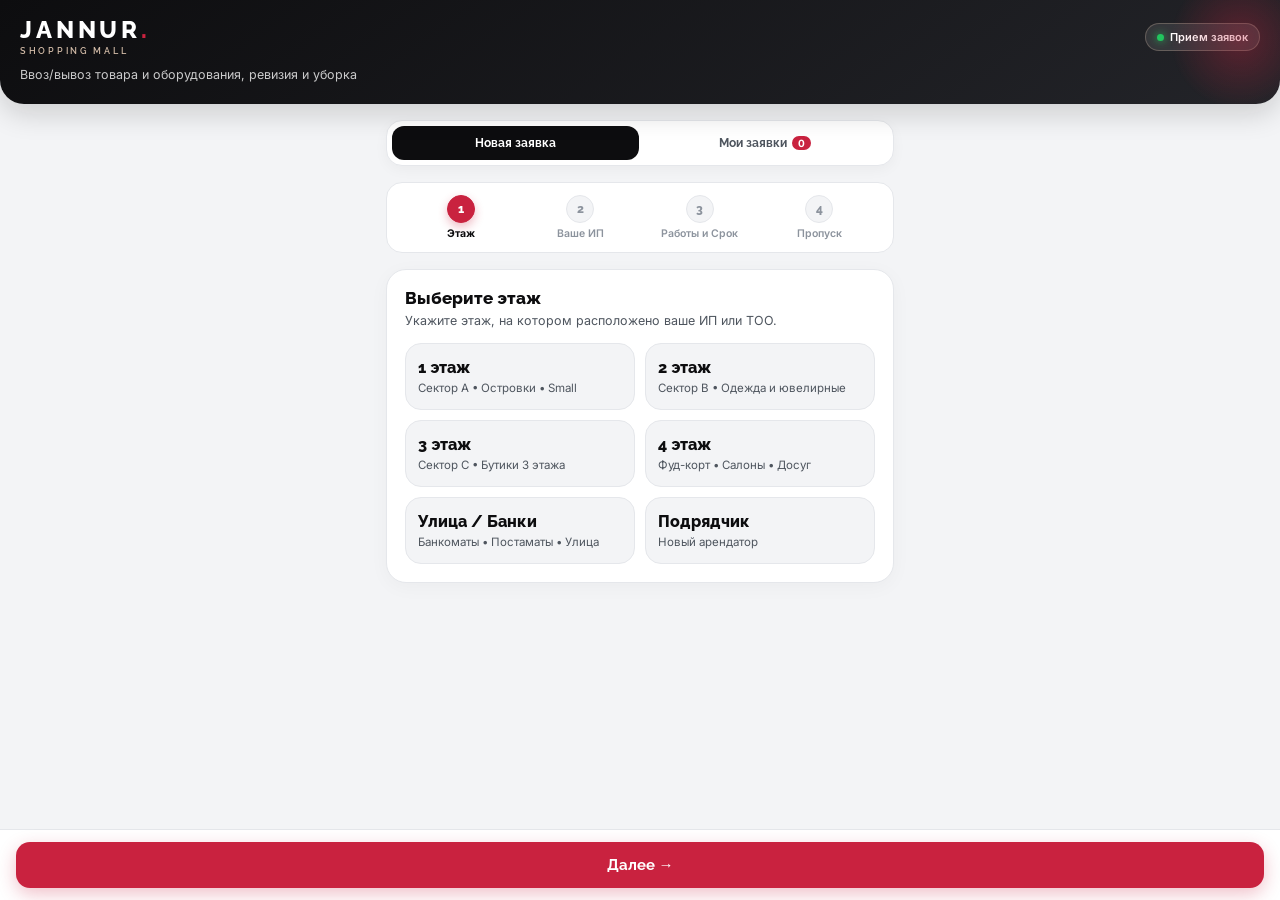
<file: index (1).html>
<!DOCTYPE html>
<html lang="ru">
<head>
  <meta charset="UTF-8">
  <meta name="viewport" content="width=device-width, initial-scale=1.0, maximum-scale=1.0, user-scalable=no">
  <title>JANNUR Shopping Mall — Заявки арендаторов</title>
  <script src="https://telegram.org/js/telegram-web-app.js"></script>
  <link rel="preconnect" href="https://fonts.googleapis.com">
  <link rel="preconnect" href="https://fonts.gstatic.com" crossorigin>
  <link href="https://fonts.googleapis.com/css2?family=Inter:wght@400;500;600;700&family=Raleway:wght@600;700;800&display=swap" rel="stylesheet">
  <style>
    :root {
      --red: #C9223F;
      --red-hover: #A91B34;
      --red-soft: rgba(201, 34, 63, 0.08);
      --black: #0D0D0F;
      --charcoal: #222326;
      --graphite: #4E555E;
      --muted: #8C939D;
      --nude: #D1BAA6;
      --nude-bg: #F6F1EC;
      --surface: #FFFFFF;
      --bg: #F3F4F6;
      --border: #E5E7EB;
      --green: #15803D;
      --green-bg: #DCFCE7;
      --amber: #B45309;
      --amber-bg: #FEF3C7;
    }

    * { box-sizing: border-box; -webkit-tap-highlight-color: transparent; }

    body {
      font-family: 'Inter', -apple-system, BlinkMacSystemFont, sans-serif;
      background: var(--bg);
      color: var(--charcoal);
      margin: 0;
      padding: 0 0 96px;
      overflow-x: hidden;
    }

    /* === ХЕДЕР JANNUR === */
    .hero-header {
      background: linear-gradient(145deg, #0D0D0F 0%, #232429 100%);
      color: #FFFFFF;
      padding: 18px 20px 20px;
      border-bottom-left-radius: 24px;
      border-bottom-right-radius: 24px;
      box-shadow: 0 10px 28px rgba(13, 13, 15, 0.16);
      position: relative;
      overflow: hidden;
    }
    .hero-header::after {
      content: "";
      position: absolute;
      right: -30px; top: -30px;
      width: 140px; height: 140px;
      border-radius: 50%;
      background: radial-gradient(circle, rgba(201,34,63,0.35) 0%, rgba(201,34,63,0) 70%);
      pointer-events: none;
    }
    .hero-top {
      display: flex;
      justify-content: space-between;
      align-items: center;
      margin-bottom: 10px;
    }
    .brand-lockup { display: flex; flex-direction: column; }
    .brand-title {
      font-family: 'Raleway', sans-serif;
      font-weight: 800;
      font-size: 24px;
      letter-spacing: 0.16em;
      color: #FFFFFF;
      line-height: 1;
    }
    .brand-title span { color: var(--red); }
    .brand-sub {
      font-family: 'Raleway', sans-serif;
      font-weight: 600;
      font-size: 8.5px;
      letter-spacing: 0.32em;
      color: var(--nude);
      margin-top: 4px;
    }
    .live-pill {
      display: inline-flex;
      align-items: center;
      gap: 6px;
      background: rgba(255, 255, 255, 0.1);
      backdrop-filter: blur(8px);
      border: 1px solid rgba(209, 186, 166, 0.3);
      padding: 6px 11px;
      border-radius: 20px;
      font-size: 11px;
      font-weight: 600;
      color: #FFFFFF;
    }
    .live-dot {
      width: 7px; height: 7px;
      border-radius: 50%;
      background: #22C55E;
      box-shadow: 0 0 8px #22C55E;
    }
    .live-dot.warn { background: #F59E0B; box-shadow: 0 0 8px #F59E0B; }
    .hero-subtitle {
      font-size: 12.5px;
      color: rgba(255, 255, 255, 0.78);
      line-height: 1.4;
    }

    .container { padding: 16px; max-width: 540px; margin: 0 auto; }

    /* === НАВИГАЦИЯ === */
    .top-nav {
      display: flex;
      background: var(--surface);
      padding: 5px;
      border-radius: 16px;
      margin-bottom: 16px;
      box-shadow: 0 4px 14px rgba(0,0,0,0.04);
      border: 1px solid var(--border);
      gap: 3px;
      overflow-x: auto;
    }
    .nav-btn {
      flex: 1;
      padding: 10px 5px;
      border: none;
      background: transparent;
      color: var(--graphite);
      font-family: 'Raleway', sans-serif;
      font-weight: 700;
      font-size: 11.5px;
      border-radius: 12px;
      cursor: pointer;
      white-space: nowrap;
      transition: all 0.2s;
    }
    .nav-btn.active {
      background: var(--black);
      color: #FFFFFF;
    }
    .nav-badge {
      background: var(--red);
      color: #fff;
      font-family: 'Inter', sans-serif;
      font-size: 10px;
      padding: 1px 6px;
      border-radius: 10px;
      margin-left: 2px;
    }

    /* === ПРОГРЕСС-БАР ШАГОВ === */
    .stepper {
      display: flex;
      align-items: center;
      justify-content: space-between;
      margin-bottom: 16px;
      background: var(--surface);
      padding: 12px 14px;
      border-radius: 16px;
      border: 1px solid var(--border);
    }
    .step-item {
      display: flex;
      flex-direction: column;
      align-items: center;
      gap: 4px;
      flex: 1;
      cursor: pointer;
    }
    .step-circle {
      width: 28px; height: 28px;
      border-radius: 50%;
      background: var(--bg);
      color: var(--muted);
      font-family: 'Raleway', sans-serif;
      font-weight: 800;
      font-size: 12px;
      display: flex;
      align-items: center;
      justify-content: center;
      border: 1.5px solid var(--border);
      transition: all 0.25s;
    }
    .step-item.active .step-circle {
      background: var(--red);
      color: #fff;
      border-color: var(--red);
      box-shadow: 0 4px 10px rgba(201,34,63,0.3);
    }
    .step-item.done .step-circle {
      background: var(--black);
      color: #fff;
      border-color: var(--black);
    }
    .step-label {
      font-size: 10.5px;
      font-weight: 600;
      color: var(--muted);
    }
    .step-item.active .step-label { color: var(--black); font-weight: 700; }

    /* === КАРТОЧКИ === */
    .card {
      background: var(--surface);
      border-radius: 20px;
      padding: 18px;
      margin-bottom: 14px;
      box-shadow: 0 4px 20px rgba(0, 0, 0, 0.035);
      border: 1px solid var(--border);
      animation: fadeSlide 0.25s ease;
    }
    @keyframes fadeSlide {
      from { opacity: 0; transform: translateY(6px); }
      to { opacity: 1; transform: translateY(0); }
    }
    .card-title {
      font-family: 'Raleway', sans-serif;
      font-weight: 800;
      font-size: 17px;
      color: var(--black);
      margin: 0 0 4px;
    }
    .card-desc {
      font-size: 12.5px;
      color: var(--graphite);
      margin: 0 0 14px;
      line-height: 1.4;
    }

    /* === ВЫБОР ЭТАЖА === */
    .floor-grid {
      display: grid;
      grid-template-columns: repeat(2, 1fr);
      gap: 10px;
    }
    .floor-tile {
      background: var(--bg);
      border: 1.5px solid var(--border);
      border-radius: 16px;
      padding: 14px 12px;
      text-align: left;
      cursor: pointer;
      transition: all 0.2s;
      display: flex;
      flex-direction: column;
      gap: 4px;
    }
    .floor-tile.selected {
      background: var(--red-soft);
      border-color: var(--red);
      box-shadow: 0 4px 12px rgba(201, 34, 63, 0.12);
    }
    .floor-num {
      font-family: 'Raleway', sans-serif;
      font-weight: 800;
      font-size: 16px;
      color: var(--black);
    }
    .floor-tile.selected .floor-num { color: var(--red); }
    .floor-sub { font-size: 11.5px; color: var(--graphite); }

    /* === ВЫБОР ИП / ТОО === */
    .search-box {
      position: relative;
      margin-bottom: 10px;
    }
    .search-box input {
      padding-left: 38px;
      background: var(--bg);
    }
    .search-icon {
      position: absolute;
      left: 13px; top: 50%;
      transform: translateY(-50%);
      color: var(--muted);
      font-size: 15px;
    }
    .tenant-list {
      max-height: 270px;
      overflow-y: auto;
      border: 1px solid var(--border);
      border-radius: 14px;
      background: var(--surface);
    }
    .tenant-option {
      padding: 12px 14px;
      border-bottom: 1px solid var(--bg);
      display: flex;
      justify-content: space-between;
      align-items: center;
      gap: 8px;
      cursor: pointer;
      transition: background 0.15s;
    }
    .tenant-option:last-child { border-bottom: none; }
    .tenant-option:hover, .tenant-option.selected {
      background: var(--red-soft);
    }
    .tenant-name {
      font-size: 13.5px;
      font-weight: 600;
      color: var(--black);
    }
    .tenant-option.selected .tenant-name {
      color: var(--red);
      font-weight: 700;
    }
    .vip-tag {
      font-size: 10px;
      font-weight: 700;
      background: var(--nude-bg);
      color: var(--charcoal);
      border: 1px solid var(--nude);
      padding: 2px 6px;
      border-radius: 6px;
      white-space: nowrap;
    }
    .check-circle {
      width: 20px; height: 20px;
      border-radius: 50%;
      border: 1.5px solid var(--border);
      display: flex; align-items: center; justify-content: center;
      font-size: 11px; color: transparent; flex-shrink: 0;
    }
    .tenant-option.selected .check-circle {
      background: var(--red);
      border-color: var(--red);
      color: #fff;
    }

    /* === ВИДЫ РАБОТ === */
    .work-grid {
      display: grid;
      grid-template-columns: 1fr;
      gap: 9px;
    }
    .work-tile {
      display: flex;
      align-items: center;
      gap: 12px;
      padding: 12px 14px;
      border-radius: 14px;
      border: 1.5px solid var(--border);
      background: var(--bg);
      cursor: pointer;
      transition: all 0.2s;
    }
    .work-tile.selected {
      background: var(--red-soft);
      border-color: var(--red);
    }
    .work-icon {
      width: 38px; height: 38px;
      border-radius: 11px;
      background: var(--surface);
      display: flex;
      align-items: center;
      justify-content: center;
      font-size: 18px;
      box-shadow: 0 2px 6px rgba(0,0,0,0.05);
      flex-shrink: 0;
    }
    .work-tile.selected .work-icon {
      background: var(--red);
      color: #fff;
    }
    .work-info-title {
      font-family: 'Raleway', sans-serif;
      font-weight: 700;
      font-size: 14px;
      color: var(--black);
    }
    .work-info-sub {
      font-size: 11.5px;
      color: var(--graphite);
      margin-top: 2px;
    }

    /* === ВЫБОР ВРЕМЕНИ === */
    .time-slots-grid {
      display: grid;
      grid-template-columns: 1fr;
      gap: 8px;
      margin-top: 6px;
    }
    .time-slot-card {
      padding: 12px 14px;
      border-radius: 12px;
      border: 1.5px solid var(--border);
      background: var(--bg);
      display: flex;
      justify-content: space-between;
      align-items: center;
      cursor: pointer;
      transition: all 0.15s;
    }
    .time-slot-card.selected {
      background: var(--black);
      border-color: var(--black);
      color: #FFFFFF;
    }
    .time-slot-title {
      font-family: 'Raleway', sans-serif;
      font-weight: 700;
      font-size: 13.5px;
    }
    .time-slot-sub {
      font-size: 11.5px;
      opacity: 0.78;
      margin-top: 2px;
    }

    /* === БЫСТРЫЕ СРОКИ И ЧИПЫ === */
    .preset-row {
      display: flex;
      gap: 7px;
      margin-bottom: 10px;
      flex-wrap: wrap;
    }
    .preset-btn {
      padding: 7px 11px;
      border-radius: 10px;
      border: 1px solid var(--nude);
      background: var(--nude-bg);
      color: var(--charcoal);
      font-size: 12px;
      font-weight: 600;
      cursor: pointer;
    }
    .preset-btn.active {
      background: var(--red);
      color: #fff;
      border-color: var(--red);
    }

    .date-row {
      display: grid;
      grid-template-columns: 1fr 1fr;
      gap: 10px;
    }

    label.field-label {
      display: block;
      font-family: 'Raleway', sans-serif;
      font-weight: 700;
      font-size: 13px;
      color: var(--charcoal);
      margin: 14px 0 6px;
    }
    .req { color: var(--red); }
    input[type="text"], input[type="number"], input[type="date"], select, textarea {
      width: 100%;
      padding: 12px 14px;
      border-radius: 12px;
      border: 1.5px solid var(--border);
      background: var(--surface);
      color: var(--black);
      font-family: 'Inter', sans-serif;
      font-size: 14px;
      transition: border-color 0.2s;
    }
    input:focus, select:focus, textarea:focus {
      outline: none;
      border-color: var(--red);
    }
    textarea { min-height: 76px; resize: vertical; }

    /* === ЦИФРОВОЙ ПРОПУСК JANNUR PASS === */
    .pass-ticket {
      background: linear-gradient(145deg, #141417 0%, #272930 100%);
      color: #FFFFFF;
      border-radius: 20px;
      padding: 18px;
      position: relative;
      overflow: hidden;
      border: 1px solid rgba(209, 186, 166, 0.35);
      margin-bottom: 14px;
    }
    .pass-top {
      display: flex;
      justify-content: space-between;
      align-items: center;
      border-bottom: 1px dashed rgba(255,255,255,0.2);
      padding-bottom: 12px;
      margin-bottom: 12px;
    }
    .pass-floor-badge {
      background: var(--red);
      color: #fff;
      font-family: 'Raleway', sans-serif;
      font-weight: 800;
      font-size: 13px;
      padding: 5px 12px;
      border-radius: 10px;
    }
    .pass-org {
      font-family: 'Raleway', sans-serif;
      font-weight: 800;
      font-size: 17px;
      margin-bottom: 10px;
      color: #FFFFFF;
    }
    .pass-grid {
      display: grid;
      grid-template-columns: 1fr 1fr;
      gap: 8px;
      font-size: 12.5px;
    }
    .pass-lbl { color: var(--nude); font-size: 11px; }
    .pass-val { font-weight: 600; color: #fff; margin-top: 2px; }

    /* === СПИСОК "МОИ ЗАЯВКИ" АРЕНДАТОРА === */
    .my-req-card {
      background: var(--surface);
      border-radius: 18px;
      padding: 16px;
      margin-bottom: 12px;
      border: 1px solid var(--border);
      box-shadow: 0 3px 12px rgba(0,0,0,0.03);
    }
    .my-req-top {
      display: flex;
      justify-content: space-between;
      align-items: center;
      gap: 8px;
      margin-bottom: 8px;
    }
    .status-pill {
      font-family: 'Raleway', sans-serif;
      font-weight: 800;
      font-size: 11.5px;
      padding: 4px 10px;
      border-radius: 20px;
    }
    .status-pending { background: var(--amber-bg); color: var(--amber); }
    .status-approved { background: var(--green-bg); color: var(--green); }
    .status-rejected { background: #FDECEF; color: var(--red); }

    .reject-reason-box {
      margin-top: 10px;
      padding: 10px 12px;
      border-radius: 12px;
      background: #FDECEF;
      border-left: 3px solid var(--red);
      font-size: 12.5px;
      color: var(--charcoal);
    }

    /* === АДМИН-ПАНЕЛЬ: СПИСОК ИП И ИСКЛЮЧЕНИЯ === */
    .sub-tabs {
      display: flex;
      gap: 6px;
      margin-bottom: 14px;
    }
    .sub-tab-btn {
      flex: 1;
      padding: 10px 8px;
      border-radius: 12px;
      border: 1.5px solid var(--border);
      background: var(--surface);
      color: var(--graphite);
      font-family: 'Raleway', sans-serif;
      font-weight: 700;
      font-size: 12.5px;
      cursor: pointer;
    }
    .sub-tab-btn.active {
      background: var(--red);
      color: #FFFFFF;
      border-color: var(--red);
    }
    .switch-row {
      display: flex;
      justify-content: space-between;
      align-items: center;
      padding: 12px;
      background: var(--bg);
      border-radius: 12px;
      margin-top: 8px;
      cursor: pointer;
    }
    .switch-row input[type="checkbox"] {
      width: 20px;
      height: 20px;
      accent-color: var(--red);
    }
    .rule-item {
      display: flex;
      justify-content: space-between;
      align-items: center;
      gap: 10px;
      padding: 11px 0;
      border-bottom: 1px solid var(--border);
    }
    .rule-item:last-child { border-bottom: none; }
    .del-pill-btn {
      background: #FDECEF;
      color: var(--red);
      border: none;
      padding: 7px 11px;
      border-radius: 9px;
      font-family: 'Raleway', sans-serif;
      font-weight: 700;
      font-size: 11.5px;
      cursor: pointer;
      white-space: nowrap;
    }

    /* === НИЖНЯЯ ПАНЕЛЬ === */
    .bottom-bar {
      position: fixed;
      bottom: 0; left: 0; right: 0;
      background: rgba(255, 255, 255, 0.94);
      backdrop-filter: blur(12px);
      padding: 12px 16px;
      border-top: 1px solid var(--border);
      display: flex;
      gap: 10px;
      z-index: 60;
    }
    .btn-secondary {
      padding: 14px 16px;
      border-radius: 14px;
      border: 1.5px solid var(--border);
      background: var(--surface);
      color: var(--charcoal);
      font-family: 'Raleway', sans-serif;
      font-weight: 700;
      font-size: 14px;
      cursor: pointer;
    }
    .btn-primary {
      flex: 1;
      padding: 14px 18px;
      border-radius: 14px;
      border: none;
      background: var(--red);
      color: #FFFFFF;
      font-family: 'Raleway', sans-serif;
      font-weight: 700;
      font-size: 15px;
      cursor: pointer;
      box-shadow: 0 6px 18px rgba(201, 34, 63, 0.28);
    }
    .btn-primary:disabled { opacity: 0.5; box-shadow: none; }

    .hidden { display: none !important; }

    /* === СВАЙПЫ РУКОВОДСТВА === */
    .swipe-arena {
      position: relative;
      height: 410px;
      width: 100%;
    }
    .swipe-card {
      position: absolute;
      top: 0; left: 0; right: 0;
      background: var(--surface);
      border-radius: 22px;
      padding: 18px;
      box-shadow: 0 14px 32px rgba(0,0,0,0.09);
      border: 1px solid rgba(209, 186, 166, 0.6);
      touch-action: none;
      user-select: none;
      transition: transform 0.25s ease, opacity 0.25s ease;
    }
    .swipe-card.dragging { transition: none; }
    .stamp {
      position: absolute;
      top: 24px;
      padding: 6px 14px;
      border: 3px solid;
      border-radius: 10px;
      font-family: 'Raleway', sans-serif;
      font-weight: 800;
      font-size: 18px;
      opacity: 0;
      background: rgba(255,255,255,0.95);
    }
    .stamp.approve { right: 18px; color: var(--green); border-color: var(--green); transform: rotate(10deg); }
    .stamp.reject { left: 18px; color: var(--red); border-color: var(--red); transform: rotate(-10deg); }
    .ctrl-row { display: flex; gap: 10px; margin-top: 10px; }
    .ctrl-btn {
      flex: 1; padding: 14px; border-radius: 14px; border: none;
      font-family: 'Raleway', sans-serif; font-weight: 700; font-size: 14px; cursor: pointer;
    }
    .ctrl-reject { background: #FDECEF; color: var(--red); }
    .ctrl-approve { background: var(--black); color: #fff; }
    .ctrl-director {
      width: 100%; margin-top: 8px; padding: 14px; border-radius: 14px; border: none;
      background: var(--red); color: #fff; font-family: 'Raleway', sans-serif; font-weight: 700; font-size: 14px;
    }

    /* Модальное окно причины отклонения */
    .modal-backdrop {
      position: fixed;
      inset: 0;
      background: rgba(13, 13, 15, 0.55);
      backdrop-filter: blur(4px);
      display: flex;
      align-items: flex-end;
      z-index: 100;
    }
    .modal-sheet {
      background: var(--surface);
      width: 100%;
      border-top-left-radius: 24px;
      border-top-right-radius: 24px;
      padding: 20px 18px 32px;
      animation: fadeSlide 0.2s ease;
    }
    .reason-chip {
      display: inline-block;
      padding: 7px 11px;
      margin: 0 6px 6px 0;
      border-radius: 10px;
      background: var(--nude-bg);
      border: 1px solid var(--nude);
      font-size: 12px;
      font-weight: 600;
      cursor: pointer;
    }
  </style>
</head>
<body>

  <!-- ХЕДЕР JANNUR -->
  <header class="hero-header">
    <div class="hero-top">
      <div class="brand-lockup">
        <div class="brand-title">JANNUR<span>.</span></div>
        <div class="brand-sub">SHOPPING MALL</div>
      </div>
      <div class="live-pill" id="statusPill">
        <span class="live-dot" id="statusDot"></span>
        <span id="statusText">Прием заявок</span>
      </div>
    </div>
    <div class="hero-subtitle">Ввоз/вывоз товара и оборудования, ревизия и уборка</div>
  </header>

  <div class="container">
    <!-- НАВИГАЦИЯ ДЛЯ АРЕНДАТОРОВ -->
    <div class="top-nav" id="tenantNav">
      <button class="nav-btn active" onclick="switchView('wizard')">Новая заявка</button>
      <button class="nav-btn" onclick="switchView('myRequests')">
        Мои заявки <span class="nav-badge" id="myReqBadge">0</span>
      </button>
    </div>

    <!-- НАВИГАЦИЯ ДЛЯ РУКОВОДСТВА -->
    <div class="top-nav hidden" id="adminNav">
      <button class="nav-btn active" onclick="switchView('approval')">
        Подпись <span class="nav-badge" id="pendingBadge">0</span>
      </button>
      <button class="nav-btn" onclick="switchView('wizard')">Подать</button>
      <button class="nav-btn" onclick="switchView('myRequests')">Мои</button>
      <button class="nav-btn" onclick="switchView('limits')">ИП и Лимиты</button>
      <button class="nav-btn" onclick="switchView('access')">Доступы</button>
    </div>

    <!-- ==================== ЭКРАН 1: МАСТЕР ПОДАЧИ ЗАЯВКИ ==================== -->
    <div id="wizardView">
      <div class="stepper">
        <div class="step-item active" id="st1" onclick="goStep(1)">
          <div class="step-circle">1</div>
          <div class="step-label">Этаж</div>
        </div>
        <div class="step-item" id="st2" onclick="goStep(2)">
          <div class="step-circle">2</div>
          <div class="step-label">Ваше ИП</div>
        </div>
        <div class="step-item" id="st3" onclick="goStep(3)">
          <div class="step-circle">3</div>
          <div class="step-label">Работы и Срок</div>
        </div>
        <div class="step-item" id="st4" onclick="goStep(4)">
          <div class="step-circle">4</div>
          <div class="step-label">Пропуск</div>
        </div>
      </div>

      <!-- ШАГ 1: ВЫБОР ЭТАЖА -->
      <div class="card" id="stepCard1">
        <h2 class="card-title">Выберите этаж</h2>
        <p class="card-desc">Укажите этаж, на котором расположено ваше ИП или ТОО.</p>

        <div class="floor-grid">
          <div class="floor-tile" data-floor="1" onclick="selectFloor('1')">
            <span class="floor-num">1 этаж</span>
            <span class="floor-sub">Сектор А • Островки • Small</span>
          </div>
          <div class="floor-tile" data-floor="2" onclick="selectFloor('2')">
            <span class="floor-num">2 этаж</span>
            <span class="floor-sub">Сектор В • Одежда и ювелирные</span>
          </div>
          <div class="floor-tile" data-floor="3" onclick="selectFloor('3')">
            <span class="floor-num">3 этаж</span>
            <span class="floor-sub">Сектор С • Бутики 3 этажа</span>
          </div>
          <div class="floor-tile" data-floor="4" onclick="selectFloor('4')">
            <span class="floor-num">4 этаж</span>
            <span class="floor-sub">Фуд-корт • Салоны • Досуг</span>
          </div>
          <div class="floor-tile" data-floor="Улица и Банкоматы" onclick="selectFloor('Улица и Банкоматы')">
            <span class="floor-num">Улица / Банки</span>
            <span class="floor-sub">Банкоматы • Постаматы • Улица</span>
          </div>
          <div class="floor-tile" data-floor="Подрядчик/новый арендатор" onclick="selectFloor('Подрядчик/новый арендатор')">
            <span class="floor-num">Подрядчик</span>
            <span class="floor-sub">Новый арендатор</span>
          </div>
        </div>
      </div>

      <!-- ШАГ 2: ТОЛЬКО ВЫБОР ИП / ТОО -->
      <div class="card hidden" id="stepCard2">
        <h2 class="card-title">Выберите ваше ИП / ТОО</h2>
        <p class="card-desc">Найдите свою организацию в списке этажа или введите вручную.</p>

        <div id="tenantPickerBlock">
          <div class="search-box">
            <span class="search-icon">🔍</span>
            <input type="text" id="tenantSearch" placeholder="Поиск по названию ИП или ТОО..." oninput="renderTenantList()">
          </div>
          <div class="tenant-list" id="tenantList"></div>

          <div style="margin-top:10px; text-align:right;">
            <span style="font-size:12.5px; color:var(--red); font-weight:600; cursor:pointer;" onclick="toggleManualTenant(true)">
              + Моего ИП нет в списке (ввести вручную)
            </span>
          </div>
        </div>

        <div id="manualTenantBlock" class="hidden">
          <label class="field-label">Наименование ИП / ТОО <span class="req">*</span></label>
          <input type="text" id="manualOrgInput" placeholder="Например: ИП Смагулов / ТОО Астана" oninput="state.organization = this.value">
          <div id="backToListLink" style="margin-top:8px; text-align:right;">
            <span style="font-size:12.5px; color:var(--graphite); cursor:pointer;" onclick="toggleManualTenant(false)">
              ← Вернуться к списку ИП
            </span>
          </div>
        </div>
      </div>

      <!-- ШАГ 3: ВИД РАБОТ, ВРЕМЯ И СРОК -->
      <div class="card hidden" id="stepCard3">
        <h2 class="card-title">Вид работ, время и срок</h2>
        <p class="card-desc">Выберите тип заявки и разрешенное окно времени.</p>

        <div id="tenantPrivilegeBanner" class="hidden" style="background:var(--nude-bg); border:1px solid var(--nude); border-radius:12px; padding:10px 12px; margin-bottom:12px; font-size:12.5px; color:var(--black); font-weight:600;"></div>

        <div class="work-grid">
          <div class="work-tile" data-work="Ввоз товара" onclick="selectWork('Ввоз товара')">
            <div class="work-icon">📦</div>
            <div>
              <div class="work-info-title">Ввоз товара</div>
              <div class="work-info-sub">Утром 09:00–11:00 или в вечернее окно этажа</div>
            </div>
          </div>
          <div class="work-tile" data-work="Вывоз товара" onclick="selectWork('Вывоз товара')">
            <div class="work-icon">🚚</div>
            <div>
              <div class="work-info-title">Вывоз товара</div>
              <div class="work-info-sub">Утром 09:00–11:00 или в вечернее окно этажа</div>
            </div>
          </div>
          <div class="work-tile" data-work="Ввоз и Вывоз товара" onclick="selectWork('Ввоз и Вывоз товара')">
            <div class="work-icon">🔄</div>
            <div>
              <div class="work-info-title">Ввоз и вывоз товара</div>
              <div class="work-info-sub">Утром 09:00–11:00 или в вечернее окно этажа</div>
            </div>
          </div>
          <div class="work-tile" data-work="Ввоз оборудования" onclick="selectWork('Ввоз оборудования')">
            <div class="work-icon">🖥</div>
            <div>
              <div class="work-info-title">Ввоз оборудования</div>
              <div class="work-info-sub">Утром 09:00–11:00 или после закрытия ТЦ</div>
            </div>
          </div>
          <div class="work-tile" data-work="Вывоз оборудования" onclick="selectWork('Вывоз оборудования')">
            <div class="work-icon">📤</div>
            <div>
              <div class="work-info-title">Вывоз оборудования</div>
              <div class="work-info-sub">Утром 09:00–11:00 или после закрытия ТЦ</div>
            </div>
          </div>
          <div class="work-tile" data-work="Ночные работы(ревизия,уборка)" onclick="selectWork('Ночные работы(ревизия,уборка)')">
            <div class="work-icon">🌙</div>
            <div>
              <div class="work-info-title">Ночные работы (ревизия, уборка)</div>
              <div class="work-info-sub">После 21:00 (2–3 эт.) / После 22:00 (1, 4 эт.)</div>
            </div>
          </div>
        </div>

        <label class="field-label">Время проведения работ <span class="req">*</span></label>
        <div class="time-slots-grid" id="timeSlotsGrid"></div>

        <label class="field-label">Срок действия заявки:</label>
        <div class="preset-row" id="durationPresetsRow"></div>

        <div class="date-row">
          <div>
            <label class="field-label" style="margin-top:4px;">Дата начала <span class="req">*</span></label>
            <input type="date" id="startDate" onchange="applyDateRules()">
          </div>
          <div>
            <label class="field-label" style="margin-top:4px;">Дата окончания <span class="req">*</span></label>
            <input type="date" id="endDate" onchange="updatePassPreview()">
          </div>
        </div>
        <div id="dateRuleHint" style="font-size:11.5px; color:var(--graphite); margin-top:5px;"></div>
      </div>

      <!-- ШАГ 4: ОТВЕТСТВЕННЫЙ И ПРОПУСК -->
      <div class="card hidden" id="stepCard4">
        <h2 class="card-title">Подтверждение заявки</h2>
        <p class="card-desc">Проверьте данные пропуска и укажите ответственного сотрудника.</p>

        <div class="pass-ticket">
          <div class="pass-top">
            <div>
              <div style="font-family:'Raleway',sans-serif; font-weight:800; font-size:13px; letter-spacing:0.15em;">JANNUR PASS</div>
              <div style="font-size:11px; color:var(--nude);">Электронная заявка</div>
            </div>
            <div class="pass-floor-badge" id="passFloorBadge">Этаж —</div>
          </div>
          <div class="pass-org" id="passOrgText">Организация не выбрана</div>
          <div class="pass-grid">
            <div>
              <div class="pass-lbl">ВИД РАБОТ</div>
              <div class="pass-val" id="passWorkText">—</div>
            </div>
            <div>
              <div class="pass-lbl">ВРЕМЯ</div>
              <div class="pass-val" id="passTimeText">—</div>
            </div>
            <div>
              <div class="pass-lbl">СРОК ДЕЙСТВИЯ</div>
              <div class="pass-val" id="passDatesText">—</div>
            </div>
            <div>
              <div class="pass-lbl">АВТОМОБИЛЬ</div>
              <div class="pass-val" id="passCarText">Не указан</div>
            </div>
          </div>
        </div>

        <label class="field-label">ФИО, должность и телефон ответственного <span class="req">*</span></label>
        <input type="text" id="responsibleInput" placeholder="Например: Ахметов Ерлан, администратор, +7 701 000 00 00">

        <label class="field-label">ФИО всех сотрудников <span class="req" id="workersReq">*</span></label>
        <textarea id="workersInput" placeholder="При ночных работах (ревизия, уборка) обязательно укажите ФИО всех задействованных сотрудников."></textarea>

        <label class="field-label">Госномер автомобиля (если известен)</label>
        <input type="text" id="carInput" placeholder="Например: 123 ABC 01" oninput="updatePassPreview()">
      </div>

      <div id="myIdTag" style="text-align:center; font-size:11.5px; color:var(--muted); margin-top:8px;"></div>
    </div>

    <!-- ==================== ЭКРАН 2: МОИ ЗАЯВКИ (ДЛЯ АРЕНДАТОРОВ) ==================== -->
    <div id="myRequestsView" class="hidden">
      <div style="display:flex; justify-content:space-between; align-items:center; margin-bottom:12px;">
        <h2 class="card-title" style="margin:0;">Мои заявки</h2>
        <button type="button" onclick="loadUserData(true)" style="background:var(--surface); border:1px solid var(--border); padding:7px 12px; border-radius:10px; font-size:12px; font-weight:600; cursor:pointer;">
          ↻ Обновить
        </button>
      </div>
      <div id="myRequestsList">
        <div class="card" style="text-align:center; color:var(--graphite); font-size:13.5px;">Загружаем ваши заявки...</div>
      </div>
    </div>

    <!-- ==================== ЭКРАН 3: СОГЛАСОВАНИЕ СВАЙПАМИ ==================== -->
    <div id="approvalView" class="hidden">
      <div id="timeLockAlert" class="card hidden" style="background:var(--nude-bg); border-color:var(--nude); padding:14px;">
        <div style="font-family:'Raleway',sans-serif; font-weight:700; font-size:14px; color:var(--black);">⏳ Согласование откроется в 17:00</div>
        <div style="font-size:12.5px; color:var(--charcoal); margin-top:4px;">Сейчас доступен предварительный просмотр заявок.</div>
        <label style="display:flex; align-items:center; gap:8px; margin-top:10px; font-size:12.5px; font-weight:600;">
          <input type="checkbox" id="forceUnlock" onchange="renderSwipeCards()" style="width:17px; height:17px; accent-color:var(--red);">
          Разблокировать срочное согласование
        </label>
      </div>

      <div id="roleInfoBar" style="font-size:12px; font-weight:600; color:var(--graphite); margin-bottom:8px;"></div>

      <div class="swipe-arena" id="swipeArena">
        <div style="text-align:center; padding-top:150px; color:var(--graphite);">Загрузка заявок...</div>
      </div>

      <div class="ctrl-row" id="swipeButtons">
        <button class="ctrl-btn ctrl-reject" onclick="openRejectModal()">Отклонить</button>
        <button class="ctrl-btn ctrl-approve" id="approveBtnLabel" onclick="triggerSwipe('approve')">Согласовать</button>
      </div>

      <button class="ctrl-director hidden" id="directorAllBtn" onclick="triggerSwipe('approve_all')">
        Согласовать за всех (Директор)
      </button>
    </div>

    <!-- ==================== ЭКРАН 4: УПРАВЛЕНИЕ СПИСКОМ ИП И ИСКЛЮЧЕНИЯМИ ==================== -->
    <div id="limitsView" class="hidden">
      <div class="sub-tabs">
        <button class="sub-tab-btn active" id="subTabRulesBtn" onclick="switchAdminSubTab('rules')">Исключения и Время</button>
        <button class="sub-tab-btn" id="subTabTenantsBtn" onclick="switchAdminSubTab('tenants')">Список ИП по этажам</button>
      </div>

      <!-- ПОДВКЛАДКА А: ГИБКИЕ ИСКЛЮЧЕНИЯ (СРОК И ВРЕМЕННОЙ ПРОМЕЖУТОК) -->
      <div id="adminRulesSubView">
        <div class="card">
          <h3 class="card-title">Настроить исключение для ИП</h3>
          <p class="card-desc">Выберите любого арендатора и задайте ему индивидуальный срок заявки и временной промежуток.</p>

          <label class="field-label">1. Этаж арендатора</label>
          <select id="adminLimitFloor" onchange="populateAdminTenantSelect()">
            <option value="1">1 этаж</option>
            <option value="2">2 этаж</option>
            <option value="3">3 этаж</option>
            <option value="4">4 этаж</option>
            <option value="Улица и Банкоматы">Улица и Банкоматы</option>
          </select>

          <label class="field-label">2. Выберите ИП / ТОО</label>
          <select id="adminLimitOrg" onchange="syncAdminLimitForm()"></select>

          <label class="field-label">3. Максимальный срок заявки (дней)</label>
          <div class="preset-row" style="margin-bottom:6px;">
            <button type="button" class="preset-btn" onclick="document.getElementById('adminMaxDaysInput').value=7">7 дней (стандарт)</button>
            <button type="button" class="preset-btn" onclick="document.getElementById('adminMaxDaysInput').value=14">14 дней</button>
            <button type="button" class="preset-btn" onclick="document.getElementById('adminMaxDaysInput').value=30">30 дней</button>
          </div>
          <input type="number" id="adminMaxDaysInput" min="1" max="90" value="7" placeholder="Например: 30">

          <label class="field-label">4. Индивидуальный временной промежуток</label>
          <div class="preset-row" style="margin-bottom:6px;">
            <button type="button" class="preset-btn" onclick="setAdminTimePreset('До 14:00 (09:00–14:00)')">До 14:00</button>
            <button type="button" class="preset-btn" onclick="setAdminTimePreset('Круглосуточно (24/7)')">Круглосуточно</button>
            <button type="button" class="preset-btn" onclick="setAdminTimePreset('В течение дня (10:00–22:00)')">В течение дня</button>
            <button type="button" class="preset-btn" onclick="setAdminTimePreset('')">Стандарт (без исключений)</button>
          </div>
          <input type="text" id="adminCustomTimeInput" placeholder="Оставьте пустым для стандарта или впишите свой, напр.: 08:00–14:00">

          <label class="switch-row" id="timeModeRow">
            <div>
              <div style="font-weight:700; font-size:13px; color:var(--black);">Только этот промежуток (заменить стандартные)</div>
              <div style="font-size:11px; color:var(--graphite);">Если выключено — добавится как дополнительный вариант к стандартным окнам этажа</div>
            </div>
            <input type="checkbox" id="adminExclusiveTimeCheck">
          </label>

          <button class="btn-primary" style="width:100%; margin-top:14px;" id="saveLimitBtn" onclick="saveTenantRule()">
            Сохранить исключение
          </button>
        </div>

        <div class="card">
          <h3 class="card-title">Активные исключения</h3>
          <p class="card-desc">Арендаторы, для которых настроены особые сроки или время.</p>
          <div id="customRulesList"></div>
        </div>
      </div>

      <!-- ПОДВКЛАДКА Б: ДОБАВЛЕНИЕ И УДАЛЕНИЕ ИП ПО ЭТАЖАМ -->
      <div id="adminTenantsSubView" class="hidden">
        <div class="card">
          <h3 class="card-title">Управление списком ИП по этажам</h3>
          <p class="card-desc">Добавляйте новых арендаторов или удаляйте съехавших — список обновится у всех пользователей сразу.</p>

          <label class="field-label">Выберите этаж</label>
          <select id="manageFloorSelect" onchange="renderAdminTenantsManager()">
            <option value="1">1 этаж</option>
            <option value="2">2 этаж</option>
            <option value="3">3 этаж</option>
            <option value="4">4 этаж</option>
            <option value="Улица и Банкоматы">Улица и Банкоматы</option>
          </select>

          <label class="field-label">Добавить новое ИП / ТОО на этот этаж</label>
          <div style="display:flex; gap:8px;">
            <input type="text" id="newTenantNameInput" placeholder="Например: ИП Асанов А12">
            <button type="button" class="btn-primary" style="flex:0 0 auto; padding:12px 16px;" id="addTenantBtn" onclick="addTenantToFloor()">+ Добавить</button>
          </div>
        </div>

        <div class="card">
          <h3 class="card-title" id="floorTenantsCountTitle">Арендаторы этажа</h3>
          <div id="adminFloorTenantsList"></div>
        </div>
      </div>
    </div>

    <!-- ==================== ЭКРАН 5: УПРАВЛЕНИЕ ДОСТУПАМИ ==================== -->
    <div id="accessView" class="hidden">
      <div class="card">
        <h3 class="card-title">Добавить сотрудника в согласование</h3>
        <p class="card-desc">Укажите Telegram ID сотрудника (отображается внизу экрана при открытии бота).</p>
        <label class="field-label">Telegram ID</label>
        <input type="number" id="newAccId" placeholder="Например: 482910452">
        <label class="field-label">Имя и фамилия</label>
        <input type="text" id="newAccName" placeholder="Например: Гумаров А.Р.">
        <label class="field-label">Роль</label>
        <select id="newAccRole">
          <option value="Администратор">Администратор (согласует в т.ч. за Инженера)</option>
          <option value="Инженер">Инженер (Темиргалиев Н.)</option>
          <option value="Директор">Директор (Гумаров А.Р. — право за всех)</option>
        </select>
        <button class="btn-primary" style="width:100%; margin-top:14px;" id="addAccBtn" onclick="addApprover()">Выдать доступ</button>
      </div>

      <div class="card">
        <h3 class="card-title">Авторизованные сотрудники</h3>
        <div id="approversList"></div>
      </div>
    </div>
  </div>

  <!-- НИЖНЯЯ ПАНЕЛЬ НАВИГАЦИИ МАСТЕРА -->
  <div class="bottom-bar" id="wizardBottomBar">
    <button type="button" class="btn-secondary hidden" id="prevBtn" onclick="prevStep()">← Назад</button>
    <button type="button" class="btn-primary" id="nextBtn" onclick="nextStep()">Далее →</button>
  </div>

  <!-- МОДАЛЬНОЕ ОКНО ПРИЧИНЫ ОТКЛОНЕНИЯ -->
  <div class="modal-backdrop hidden" id="rejectModal">
    <div class="modal-sheet">
      <h3 class="card-title" style="margin-bottom:6px;">Причина отклонения заявки</h3>
      <p class="card-desc" style="margin-bottom:10px;">Арендатор получит это сообщение в Telegram и увидит его в разделе «Мои заявки».</p>
      <div style="margin-bottom:10px;">
        <span class="reason-chip" onclick="setRejectReason('Не указаны ФИО всех сотрудников')">Не указаны ФИО сотрудников</span>
        <span class="reason-chip" onclick="setRejectReason('Неверно выбрано время проведения работ')">Неверное время работ</span>
        <span class="reason-chip" onclick="setRejectReason('Превышен максимальный срок заявки')">Превышен максимальный срок</span>
        <span class="reason-chip" onclick="setRejectReason('Заявка подана после 17:00')">Подано после 17:00</span>
      </div>
      <textarea id="rejectReasonInput" placeholder="Укажите причину отклонения (необязательно)..."></textarea>
      <div style="display:flex; gap:10px; margin-top:12px;">
        <button type="button" class="btn-secondary" onclick="closeRejectModal()">Отмена</button>
        <button type="button" class="btn-primary" onclick="confirmReject()">Отклонить и уведомить</button>
      </div>
    </div>
  </div>

  <script>
    const SCRIPT_URL = "https://script.google.com/macros/s/AKfycbyNIb0lkUJHSGm5Wi6yzJgUM2jBZa_ORYkoNdT070gBrcrb4TnOWrURjbTdV-Er-j6r/exec";
    const tg = window.Telegram.WebApp;
    tg.expand();
    tg.setHeaderColor('#0D0D0F');

    // Базовый список (будет автоматически синхронизироваться с таблицей Google Sheets)
    let TENANTS_DB = {"1": ["Даниал ИП А1", "ИП Нурсултанова Shapki А2", "ТОО Bellas Pure парфюм А2/1", "Витайм аптека А3", "AlkorKazakhstanLtd ЛЭТУАЛЬ А4", "ИП Kelo Zhanna Kosmetic А5", "РТС Cosmart А6", "Биринши Lombard А7", "ИП Sandi А7/1", "Посуда Долголетия Fissman А8", "BBCorp Asyq toys А9", "TapTatti Retail А10", "Bizdin Et А11", "ИП Мино канцелярия А13", "Химчистка А14", "Гала-Косметик и К (быт. химия) А15", "ИП Khan fish А16", "Толганай ИП (сухофрукты) А17", "ИП Ayim А18", "MISKBAR ИП А19", "B-Rent Service (ломбард) А20", "KULINAR&CA. ИП Данабаев A21", "Тулеуов ИП Royal Coffee А22", "ИП Ернур (зебра) А23", "ИП Нади (оптика) А25", "REFORMA ИП (бижутерия) А27", "ИП Пернебаева А28", "Муздубаева Ш.Н. (вояж) ИП А31", "ИП SJ GROUP островок A36", "ТОО Скиф Трейд Смол", "Иманбаев (аквафор)", "Nur DORO (парфюм на разл) островок", "Абилов Руслан Эдигизович ИП", "Кучер Е.А. островок", "БРИТИШ АМЕРИКАН ТОБАККО островок", "Бельдеубаева ИП (кофе аппарат)", "ИП Атош островок", "ИП Яковенко островок", "ИП888", "ИП Куттыходжаева Балисмаил"], "2": ["Бэст Прайс Казахстан В1", "Белкин ИП (муж. одежда) В2", "Львова Валентина Николаевна В3", "Жетписбаев О.К. (муж. одежда) В4", "Авилов А.З. ИП (Lietta) В5", "Айрапетян К.Ж. ИП В6", "ИП Бекмухамбетова В7", "ИП Дильназ В8", "ИП Бауыржанов В9", "Щербинина И.Б. ИП (одежда) В10", "Артеменко Ирина Аркадьевна ИП В11", "Торговый дом «ЗОЛОТО МОСКВЫ» В12", "Аргента ТОО (юв. изд.) В13", "ДН Казахстан ТОО (юв. изд.) В14", "Рахимов ИП (COSSMO) В15", "Хамулло В.И. ИП В16", "Дюсенов Рамил Алемханович В17", "Дарын ИП В18", "Савицкая Лилия Темирбаевна В19", "ИП Дигимбаева В20", "Жакаева ИП В21", "Respect Retail Group В22", "ИП САТЫБАЛДИЕВ B24", "Адильханова ИП В25", "Аубакирова ИП В26", "Ермакова Е. А. ИП В27", "КАРИ КЗ ТОО В28", "Куанова Алия Жакеновна Отбасы банк"], "3": ["ТОО LPP Kazakhstan С1", "ИП Турушов С3", "ИП Нур-Али С4", "ИП Safa С5", "ИП Каженова С6", "ИП Болат С7", "ИП Баймагзумов С8", "ИП Омарова С9", "ИП Бекишева С10", "ИП Заришняк С14", "ИП Маркова С15", "ИП Береке2010 С15/1", "ИП Байжанова С16", "ИП Валиева С17", "ИП Бакишева С19", "ИП Жапар С24", "ТОО Калашникова С25", "ИП Asylai С26", "ИП Какетка С27", "ИП Данеля С28", "ИП АРАПАТ С29", "ИП Ержанова С30", "ИП Дина С31", "ИП Mәсілхан", "ИП Балыкова", "ИП Темирханова"], "4": ["Толенова ИП", "Анара ИП (Donix hub)", "ИП Айтжанова (Смак)", "ИП Firdaus", "Нуралы ИП (массаж. кресла)", "ИП Назарбекова (салон красоты)", "ТОО Маргарита", "ИП Проскурякова", "ИП Айка", "Maki-Maki", "ИП Кадырова", "ИП ALTUN", "ИП Нурпеисов"], "Улица и Банкоматы": ["АЛЕКСИЯ ИП", "Soul Food ИП", "Тойчу Кызы Аймончок ИП", "Толешова ИП", "Bereke Bank АО", "ALATAU BANK", "Народный банк Казахстана АО", "Cash Invest ТОО (терминал)", "Банк ЦентрКредит ДБ АО", "Филиал АО Каспи банк", "Каспи Магазин ТОО (Жаннур, постамат)", "Freedom Telecom Operations ТОО"]};

    const currentUser = tg.initDataUnsafe?.user || { id: 0 };
    const initDataRaw = tg.initData || "";

    let state = {
      step: 1,
      floor: "",
      organization: "",
      isManualOrg: false,
      workType: "",
      workTime: "9:00-11:00"
    };

    let myRequests = [];
    let pendingRequests = [];
    let approversList = [];
    let tenantRules = {}; // { "Название ИП": { maxDays: 30, customTime: "До 14:00 (09:00–14:00)", exclusiveTime: true } }
    let isApprover = false;
    let userRole = "";
    let pendingRejectCard = null;
    let pendingRejectReq = null;

    function haptic(type = 'light') {
      if (tg.HapticFeedback) tg.HapticFeedback.impactOccurred(type);
    }

    function updateHeaderClockStatus() {
      const now = new Date();
      const astana = new Date(now.getTime() + (now.getTimezoneOffset() * 60000) + 3600000 * 5);
      const h = astana.getHours();
      const dot = document.getElementById('statusDot');
      const txt = document.getElementById('statusText');
      if (h >= 10 && h < 17) {
        dot.classList.remove('warn');
        txt.textContent = "Прием заявок открыт";
      } else if (h >= 17 && h < 18) {
        dot.classList.add('warn');
        txt.textContent = "Идет согласование (17–18)";
      } else {
        dot.classList.add('warn');
        txt.textContent = "Прием Пн–Пт 10:00–17:00";
      }
    }

    window.addEventListener('DOMContentLoaded', async () => {
      updateHeaderClockStatus();
      if (currentUser.id) {
        document.getElementById('myIdTag').textContent = `JANNUR ID: ${currentUser.id}`;
      }

      const today = new Date().toISOString().split('T')[0];
      document.getElementById('startDate').min = today;
      document.getElementById('startDate').value = today;
      document.getElementById('endDate').min = today;
      document.getElementById('endDate').value = today;

      const saved = JSON.parse(localStorage.getItem('jannurPassProfileV5') || '{}');
      if (saved.responsible) document.getElementById('responsibleInput').value = saved.responsible;
      if (saved.car) document.getElementById('carInput').value = saved.car;
      if (saved.floor) {
        selectFloor(saved.floor, false);
        if (saved.organization) state.organization = saved.organization;
        renderTenantList();
      }

      populateAdminTenantSelect();
      renderAdminTenantsManager();
      await loadUserData(false);
    });

    async function loadUserData(showToast = false) {
      if (!initDataRaw) return;
      try {
        const res = await fetch(`${SCRIPT_URL}?initData=${encodeURIComponent(initDataRaw)}`);
        const data = await res.json();

        if (data.tenantsByFloor && Object.keys(data.tenantsByFloor).length > 0) {
          TENANTS_DB = data.tenantsByFloor;
        }
        tenantRules = data.tenantRules || {};
        myRequests = data.myRequests || [];

        document.getElementById('myReqBadge').textContent = myRequests.length;
        renderMyRequests();
        renderTenantList();
        renderTimeSlots();
        applyDateRules();
        populateAdminTenantSelect();
        renderAdminTenantsManager();

        if (data.isApprover) {
          isApprover = true;
          userRole = data.role;
          pendingRequests = data.requests || [];
          approversList = data.approvers || [];

          document.getElementById('tenantNav').classList.add('hidden');
          document.getElementById('adminNav').classList.remove('hidden');
          document.getElementById('roleInfoBar').textContent = `Роль: ${userRole} ${data.userName ? '(' + data.userName + ')' : ''}`;

          if (userRole === "Директор") document.getElementById('directorAllBtn').classList.remove('hidden');
          if (userRole === "Администратор") document.getElementById('approveBtnLabel').textContent = "Согласовать (в т.ч. за Инженера)";

          if (!showToast) switchView('approval');
          renderSwipeCards();
          renderApprovers();
          renderCustomRulesList();
          syncAdminLimitForm();
        }
        if (showToast) haptic('light');
      } catch (e) {
        console.error(e);
      }
    }

    function switchView(view) {
      haptic('light');
      const navContainer = isApprover ? document.getElementById('adminNav') : document.getElementById('tenantNav');
      navContainer.querySelectorAll('.nav-btn').forEach(btn => {
        const onclickAttr = btn.getAttribute('onclick') || '';
        btn.classList.toggle('active', onclickAttr.includes(`'${view}'`));
      });

      document.getElementById('wizardView').classList.toggle('hidden', view !== 'wizard');
      document.getElementById('myRequestsView').classList.toggle('hidden', view !== 'myRequests');
      document.getElementById('approvalView').classList.toggle('hidden', view !== 'approval');
      document.getElementById('limitsView').classList.toggle('hidden', view !== 'limits');
      document.getElementById('accessView').classList.toggle('hidden', view !== 'access');
      document.getElementById('wizardBottomBar').classList.toggle('hidden', view !== 'wizard');

      if (view === 'myRequests') renderMyRequests();
      if (view === 'limits') {
        renderCustomRulesList();
        syncAdminLimitForm();
        renderAdminTenantsManager();
      }
    }

    function switchAdminSubTab(sub) {
      haptic('light');
      document.getElementById('subTabRulesBtn').classList.toggle('active', sub === 'rules');
      document.getElementById('subTabTenantsBtn').classList.toggle('active', sub === 'tenants');
      document.getElementById('adminRulesSubView').classList.toggle('hidden', sub !== 'rules');
      document.getElementById('adminTenantsSubView').classList.toggle('hidden', sub !== 'tenants');
    }

    function getCurrentTenantRule() {
      const org = (state.organization || "").trim();
      return tenantRules[org] || { maxDays: 7, customTime: "", exclusiveTime: false };
    }

    // === РЕНДЕР "МОИ ЗАЯВКИ" АРЕНДАТОРА ===
    function renderMyRequests() {
      const container = document.getElementById('myRequestsList');
      if (!myRequests || myRequests.length === 0) {
        container.innerHTML = `
          <div class="card" style="text-align:center; padding:28px 18px;">
            <div style="font-size:28px; margin-bottom:8px;">📋</div>
            <div style="font-family:'Raleway',sans-serif; font-weight:700; font-size:15px; color:var(--black);">У вас пока нет поданных заявок</div>
            <div style="font-size:12.5px; color:var(--graphite); margin-top:4px;">Все заявки, отправленные через этот бот, появятся здесь со статусом согласования.</div>
          </div>
        `;
        return;
      }

      container.innerHTML = "";
      myRequests.forEach(r => {
        const st = String(r.status || "На согласовании");
        let pillClass = "status-pending";
        if (st.includes("Согласовано")) pillClass = "status-approved";
        else if (st.includes("Отклонено")) pillClass = "status-rejected";

        const card = document.createElement('div');
        card.className = 'my-req-card';
        card.innerHTML = `
          <div class="my-req-top">
            <span style="font-size:12px; font-weight:700; color:var(--graphite);">Заявка №${r.rowIndex}</span>
            <span class="status-pill ${pillClass}">${st}</span>
          </div>
          <div style="font-family:'Raleway',sans-serif; font-weight:800; font-size:15.5px; color:var(--black); margin-bottom:6px;">
            ${r.organization}
          </div>
          <div style="font-size:13px; color:var(--charcoal); margin-bottom:4px;">
            <b>Вид работ:</b> ${r.workType}
          </div>
          <div style="font-size:12.5px; color:var(--graphite);">
            Этаж: <b>${r.floor}</b> • Срок: <b>с ${r.startDate} по ${r.endDate}</b> (${r.workTime})
          </div>
          ${r.rejectReason ? `<div class="reject-reason-box"><b>Комментарий администрации:</b> ${r.rejectReason}</div>` : ''}
        `;
        container.appendChild(card);
      });
    }

    // === ЛОГИКА ШАГОВ МАСТЕРА ===
    function goStep(n) {
      if (n > 1 && !state.floor) return tg.showAlert("Сначала выберите этаж");
      if (n > 2 && !state.organization.trim()) return tg.showAlert("Выберите или введите ваше ИП / ТОО");
      if (n > 3 && !state.workType) return tg.showAlert("Выберите вид работ");

      state.step = n;
      for (let i = 1; i <= 4; i++) {
        document.getElementById(`stepCard${i}`).classList.toggle('hidden', i !== n);
        const st = document.getElementById(`st${i}`);
        st.classList.toggle('active', i === n);
        st.classList.toggle('done', i < n);
      }

      document.getElementById('prevBtn').classList.toggle('hidden', n === 1);
      const nextBtn = document.getElementById('nextBtn');
      nextBtn.textContent = n === 4 ? "Отправить заявку ✓" : "Далее →";
      if (n === 3) {
        updatePrivilegeBanner();
        renderTimeSlots();
        applyDateRules();
      }
      if (n === 4) updatePassPreview();
      haptic('light');
    }

    function prevStep() { if (state.step > 1) goStep(state.step - 1); }

    function nextStep() {
      if (state.step === 1) {
        if (!state.floor) return tg.showAlert("Выберите этаж");
        goStep(2);
      } else if (state.step === 2) {
        if (!state.organization.trim()) return tg.showAlert("Выберите или введите наименование ИП / ТОО");
        goStep(3);
      } else if (state.step === 3) {
        if (!state.workType) return tg.showAlert("Выберите вид работ");
        if (!state.workTime) return tg.showAlert("Выберите время проведения работ");
        goStep(4);
      } else if (state.step === 4) {
        submitRequest();
      }
    }

    // ШАГ 1: ЭТАЖ
    function selectFloor(fl, autoAdvance = true) {
      state.floor = fl;
      document.querySelectorAll('.floor-tile').forEach(el => {
        el.classList.toggle('selected', el.dataset.floor === fl);
      });

      const isContractor = fl === "Подрядчик/новый арендатор";
      state.isManualOrg = isContractor;
      document.getElementById('tenantPickerBlock').classList.toggle('hidden', isContractor);
      document.getElementById('manualTenantBlock').classList.toggle('hidden', !isContractor);
      document.getElementById('backToListLink').classList.toggle('hidden', isContractor);

      if (!isContractor) {
        document.getElementById('tenantSearch').value = "";
        renderTenantList();
      }

      renderTimeSlots();
      if (autoAdvance) {
        haptic('medium');
        setTimeout(() => goStep(2), 180);
      }
    }

    // ШАГ 2: ВЫБОР ИП / ТОО
    function renderTenantList() {
      const q = (document.getElementById('tenantSearch').value || "").toLowerCase();
      const list = TENANTS_DB[state.floor] || [];
      const container = document.getElementById('tenantList');
      if (!container) return;
      container.innerHTML = "";

      const filtered = list.filter(name => name.toLowerCase().includes(q));

      if (filtered.length === 0) {
        container.innerHTML = `<div style="padding:14px; font-size:13px; color:var(--graphite); text-align:center;">Ничего не найдено. Нажмите «+ Моего ИП нет в списке» ниже.</div>`;
        return;
      }

      filtered.forEach(name => {
        const div = document.createElement('div');
        const isSelected = state.organization === name;
        const rule = tenantRules[name];
        let badgesHtml = "";
        if (rule) {
          if (rule.maxDays && rule.maxDays !== 7) badgesHtml += `<span class="vip-tag">до ${rule.maxDays} дн.</span>`;
          if (rule.customTime) badgesHtml += `<span class="vip-tag">${rule.customTime}</span>`;
        }

        div.className = 'tenant-option' + (isSelected ? ' selected' : '');
        div.innerHTML = `
          <div style="display:flex; align-items:center; gap:6px; flex-wrap:wrap;">
            <span class="tenant-name">${name}</span>
            ${badgesHtml}
          </div>
          <span class="check-circle">✓</span>
        `;
        div.onclick = () => {
          haptic('light');
          state.organization = name;
          renderTenantList();
        };
        container.appendChild(div);
      });
    }

    function toggleManualTenant(manual = true) {
      state.isManualOrg = manual;
      document.getElementById('tenantPickerBlock').classList.toggle('hidden', manual);
      document.getElementById('manualTenantBlock').classList.toggle('hidden', !manual);
      if (manual) state.organization = document.getElementById('manualOrgInput').value;
    }

    // ШАГ 3: ВИД РАБОТ, ВРЕМЯ И СРОКИ
    function updatePrivilegeBanner() {
      const rule = getCurrentTenantRule();
      const banner = document.getElementById('tenantPrivilegeBanner');
      const parts = [];
      if (rule.maxDays && rule.maxDays !== 7) parts.push(`срок заявок до ${rule.maxDays} дн.`);
      if (rule.customTime) {
        parts.push(rule.exclusiveTime ? `индивидуальное окно: ${rule.customTime}` : `доп. окно: ${rule.customTime}`);
      }

      if (parts.length > 0) {
        banner.classList.remove('hidden');
        banner.innerHTML = `⭐ Для <b>${state.organization}</b> действуют индивидуальные условия: <b>${parts.join(' • ')}</b>.`;
      } else {
        banner.classList.add('hidden');
      }
    }

    function selectWork(wt) {
      haptic('light');
      state.workType = wt;
      document.querySelectorAll('.work-tile').forEach(el => {
        el.classList.toggle('selected', el.dataset.work === wt);
      });

      const isNight = wt.includes("Ночные");
      document.getElementById('workersInput').required = isNight;
      document.getElementById('workersReq').style.display = isNight ? "inline" : "none";

      renderTimeSlots();
      applyDateRules();
    }

    function renderTimeSlots() {
      const grid = document.getElementById('timeSlotsGrid');
      if (!grid) return;

      const rule = getCurrentTenantRule();
      const isNightOnly = state.workType.includes("Ночные");
      const isFloor2or3 = (state.floor === "2" || state.floor === "3");
      const eveningSlot = isFloor2or3 ? "После 21:00" : "После 22:00";
      const eveningDesc = isFloor2or3 ? "Вечернее окно для 2 и 3 этажа" : "Вечернее окно для 1 и 4 этажа";

      const slots = [];

      // Если у арендатора включен режим "Только индивидуальный промежуток" (и это не ночная ревизия/уборка)
      if (!isNightOnly && rule.customTime && rule.exclusiveTime) {
        slots.push({
          value: rule.customTime,
          title: rule.customTime,
          sub: "Индивидуальный график для вашего ИП"
        });
      } else {
        // Стандартные окна
        if (!isNightOnly) {
          slots.push({
            value: "9:00-11:00",
            title: "09:00 – 11:00",
            sub: "Стандартное утреннее окно (ввоз / вывоз)"
          });
        }

        slots.push({
          value: eveningSlot,
          title: eveningSlot,
          sub: eveningDesc
        });

        // Дополнительное индивидуальное окно (если настроено в админке)
        if (!isNightOnly && rule.customTime) {
          slots.push({
            value: rule.customTime,
            title: rule.customTime,
            sub: "Индивидуальное разрешение для вашего ИП"
          });
        }
      }

      if (!slots.some(s => s.value === state.workTime)) {
        state.workTime = slots[0].value;
      }

      grid.innerHTML = "";
      slots.forEach(slot => {
        const div = document.createElement('div');
        const isSel = state.workTime === slot.value;
        div.className = 'time-slot-card' + (isSel ? ' selected' : '');
        div.innerHTML = `
          <div>
            <div class="time-slot-title">${slot.title}</div>
            <div class="time-slot-sub">${slot.sub}</div>
          </div>
          <div style="font-weight:800; font-size:15px;">${isSel ? '✓' : '○'}</div>
        `;
        div.onclick = () => {
          haptic('light');
          state.workTime = slot.value;
          renderTimeSlots();
          updatePassPreview();
        };
        grid.appendChild(div);
      });
    }

    function applyDateRules() {
      const startEl = document.getElementById('startDate');
      const endEl = document.getElementById('endDate');
      const presetsRow = document.getElementById('durationPresetsRow');
      if (!startEl || !startEl.value) return;

      const rule = getCurrentTenantRule();
      const maxDays = Number(rule.maxDays) || 7;

      // Динамически строим кнопки быстрого выбора срока под лимит арендатора
      if (presetsRow) {
        const presets = [1];
        if (maxDays >= 3) presets.push(3);
        if (maxDays >= 7) presets.push(7);
        if (maxDays > 7 && !presets.includes(maxDays)) presets.push(maxDays);

        presetsRow.innerHTML = "";
        presets.forEach(d => {
          const btn = document.createElement('button');
          btn.type = 'button';
          btn.className = 'preset-btn';
          btn.textContent = d === 1 ? '1 день' : `${d} дн.`;
          btn.onclick = () => setDurationPreset(d - 1, btn);
          presetsRow.appendChild(btn);
        });
      }

      const start = new Date(startEl.value);
      const maxDate = new Date(start);
      maxDate.setDate(start.getDate() + (maxDays - 1));
      const maxStr = maxDate.toISOString().split('T')[0];

      endEl.min = startEl.value;
      endEl.max = maxStr;
      if (!endEl.value || endEl.value < startEl.value || endEl.value > maxStr) {
        endEl.value = startEl.value;
      }
      document.getElementById('dateRuleHint').textContent = `Доступный срок для вашего ИП: до ${maxDays} дн. (по ${maxStr})`;
    }

    function setDurationPreset(daysToAdd, btn) {
      haptic('light');
      document.querySelectorAll('#durationPresetsRow .preset-btn').forEach(b => b.classList.remove('active'));
      if (btn) btn.classList.add('active');

      const startEl = document.getElementById('startDate');
      const endEl = document.getElementById('endDate');
      const start = new Date(startEl.value);
      const end = new Date(start);
      end.setDate(start.getDate() + daysToAdd);
      endEl.value = end.toISOString().split('T')[0];
    }

    // ШАГ 4: ПРОПУСК И ОТПРАВКА
    function updatePassPreview() {
      document.getElementById('passFloorBadge').textContent = state.floor ? `${state.floor} этаж` : "Этаж —";
      document.getElementById('passOrgText').textContent = state.organization || "Не указано";
      document.getElementById('passWorkText').textContent = state.workType || "—";
      document.getElementById('passTimeText').textContent = state.workTime || "—";
      const s = document.getElementById('startDate').value;
      const e = document.getElementById('endDate').value;
      document.getElementById('passDatesText').textContent = s === e ? s : `${s} — ${e}`;
      document.getElementById('passCarText').textContent = document.getElementById('carInput').value.trim() || "Не указан";
    }

    async function submitRequest() {
      const responsible = document.getElementById('responsibleInput').value.trim();
      const workers = document.getElementById('workersInput').value.trim();
      if (!responsible) return tg.showAlert("Укажите ФИО, должность и телефон ответственного");
      if (state.workType.includes("Ночные") && !workers) {
        return tg.showAlert("Для ночных работ (ревизия, уборка) обязательно укажите ФИО всех сотрудников");
      }

      const btn = document.getElementById('nextBtn');
      btn.disabled = true;
      btn.textContent = "Отправляем заявку...";
      haptic('medium');

      const car = document.getElementById('carInput').value.trim();
      localStorage.setItem('jannurPassProfileV5', JSON.stringify({
        floor: state.floor,
        organization: state.organization,
        responsible: responsible,
        car: car
      }));

      try {
        await fetch(SCRIPT_URL, {
          method: 'POST',
          mode: 'no-cors',
          body: JSON.stringify({
            floor: state.floor,
            organization: state.organization,
            startDate: document.getElementById('startDate').value,
            endDate: document.getElementById('endDate').value,
            workTime: state.workTime,
            workType: state.workType,
            carNumber: car,
            nightDetails: workers,
            responsible: responsible,
            tgUser: currentUser.id ? `${currentUser.first_name || ''} (@${currentUser.username || currentUser.id})` : "Web",
            tgChatId: currentUser.id || ""
          })
        });

        await loadUserData(false);
        btn.disabled = false;
        btn.textContent = "Отправить заявку ✓";
        tg.showAlert("✅ Заявка принята! Статус можно отслеживать во вкладке «Мои заявки».", () => {
          switchView('myRequests');
        });
      } catch (err) {
        tg.showAlert("Ошибка сети. Проверьте интернет и попробуйте снова.");
        btn.disabled = false;
        btn.textContent = "Отправить заявку ✓";
      }
    }

    // === АДМИН-ПАНЕЛЬ: ИСКЛЮЧЕНИЯ И ВРЕМЕННЫЕ ПРОМЕЖУТКИ ===
    function populateAdminTenantSelect() {
      const fl = document.getElementById('adminLimitFloor').value;
      const sel = document.getElementById('adminLimitOrg');
      const list = TENANTS_DB[fl] || [];
      sel.innerHTML = "";
      list.forEach(name => {
        const opt = document.createElement('option');
        opt.value = name;
        opt.textContent = name;
        sel.appendChild(opt);
      });
      syncAdminLimitForm();
    }

    function syncAdminLimitForm() {
      const org = document.getElementById('adminLimitOrg').value;
      const rule = tenantRules[org] || { maxDays: 7, customTime: "", exclusiveTime: false };
      document.getElementById('adminMaxDaysInput').value = rule.maxDays || 7;
      document.getElementById('adminCustomTimeInput').value = rule.customTime || "";
      document.getElementById('adminExclusiveTimeCheck').checked = Boolean(rule.exclusiveTime);
    }

    function setAdminTimePreset(val) {
      haptic('light');
      document.getElementById('adminCustomTimeInput').value = val;
    }

    async function saveTenantRule() {
      const org = document.getElementById('adminLimitOrg').value;
      const maxDays = Math.max(1, Math.min(90, Number(document.getElementById('adminMaxDaysInput').value) || 7));
      const customTime = document.getElementById('adminCustomTimeInput').value.trim();
      const exclusiveTime = document.getElementById('adminExclusiveTimeCheck').checked;
      if (!org) return;

      const btn = document.getElementById('saveLimitBtn');
      btn.disabled = true;
      btn.textContent = "Сохраняем...";

      try {
        const res = await fetch(SCRIPT_URL, {
          method: 'POST',
          body: JSON.stringify({
            action: 'manage_tenant_rule',
            organization: org,
            maxDays: maxDays,
            customTime: customTime,
            exclusiveTime: exclusiveTime,
            initData: initDataRaw
          })
        });
        const data = await res.json();
        if (data.status === 'success') {
          tenantRules = data.tenantRules || {};
          renderCustomRulesList();
          renderTenantList();
          haptic('medium');
          tg.showAlert(`✅ Исключение для «${org}» сохранено!`);
        } else {
          tg.showAlert(data.message || "Ошибка сохранения");
        }
      } finally {
        btn.disabled = false;
        btn.textContent = "Сохранить исключение";
      }
    }

    async function resetTenantRule(orgName) {
      const res = await fetch(SCRIPT_URL, {
        method: 'POST',
        body: JSON.stringify({
          action: 'manage_tenant_rule',
          organization: orgName,
          maxDays: 7,
          customTime: "",
          exclusiveTime: false,
          initData: initDataRaw
        })
      });
      const data = await res.json();
      if (data.status === 'success') {
        tenantRules = data.tenantRules || {};
        renderCustomRulesList();
        syncAdminLimitForm();
        renderTenantList();
      }
    }

    function renderCustomRulesList() {
      const box = document.getElementById('customRulesList');
      const entries = Object.entries(tenantRules);
      if (entries.length === 0) {
        box.innerHTML = `<div style="font-size:13px; color:var(--graphite); padding:8px 0;">Пока не задано индивидуальных исключений.</div>`;
        return;
      }
      box.innerHTML = "";
      entries.forEach(([orgName, r]) => {
        const tags = [];
        if (r.maxDays && r.maxDays !== 7) tags.push(`Срок до ${r.maxDays} дн.`);
        if (r.customTime) {
          tags.push(`${r.customTime} (${r.exclusiveTime ? 'только это окно' : 'доп. окно'})`);
        }
        const div = document.createElement('div');
        div.className = 'rule-item';
        div.innerHTML = `
          <div>
            <div style="font-weight:700; font-size:13.5px; color:var(--black);">${orgName}</div>
            <div style="font-size:11.5px; color:var(--red); font-weight:600; margin-top:2px;">${tags.join(' • ')}</div>
          </div>
          <button class="del-pill-btn" onclick="resetTenantRule('${orgName.replace(/'/g, "\\'")}')">Сбросить</button>
        `;
        box.appendChild(div);
      });
    }

    // === АДМИН-ПАНЕЛЬ: ДОБАВЛЕНИЕ И УДАЛЕНИЕ ИП НА КАЖДОМ ЭТАЖЕ ===
    function renderAdminTenantsManager() {
      const fl = document.getElementById('manageFloorSelect').value;
      const list = TENANTS_DB[fl] || [];
      document.getElementById('floorTenantsCountTitle').textContent = `Арендаторы (${fl} этаж): ${list.length}`;
      const container = document.getElementById('adminFloorTenantsList');
      container.innerHTML = "";

      if (list.length === 0) {
        container.innerHTML = `<div style="font-size:13px; color:var(--graphite); padding:8px 0;">На этом этаже пока нет организаций.</div>`;
        return;
      }

      list.forEach(name => {
        const row = document.createElement('div');
        row.className = 'rule-item';
        row.innerHTML = `
          <div style="font-size:13.5px; font-weight:600; color:var(--black);">${name}</div>
          <button class="del-pill-btn" onclick="deleteTenantFromFloor('${fl}', '${name.replace(/'/g, "\\'")}')">Удалить</button>
        `;
        container.appendChild(row);
      });
    }

    async function addTenantToFloor() {
      const fl = document.getElementById('manageFloorSelect').value;
      const nameInput = document.getElementById('newTenantNameInput');
      const tenantName = nameInput.value.trim();
      if (!tenantName) return tg.showAlert("Введите наименование ИП или ТОО");

      const btn = document.getElementById('addTenantBtn');
      btn.disabled = true;

      try {
        const res = await fetch(SCRIPT_URL, {
          method: 'POST',
          body: JSON.stringify({
            action: 'manage_tenants_list',
            subAction: 'add',
            floor: fl,
            tenantName: tenantName,
            initData: initDataRaw
          })
        });
        const data = await res.json();
        if (data.status === 'success') {
          TENANTS_DB = data.tenantsByFloor;
          nameInput.value = "";
          renderAdminTenantsManager();
          populateAdminTenantSelect();
          if (state.floor === fl) renderTenantList();
          haptic('medium');
          tg.showAlert(`✅ «${tenantName}» добавлен на ${fl} этаж!`);
        } else {
          tg.showAlert(data.message || "Ошибка добавления");
        }
      } finally {
        btn.disabled = false;
      }
    }

    async function deleteTenantFromFloor(fl, tenantName) {
      const res = await fetch(SCRIPT_URL, {
        method: 'POST',
        body: JSON.stringify({
          action: 'manage_tenants_list',
          subAction: 'remove',
          floor: fl,
          tenantName: tenantName,
          initData: initDataRaw
        })
      });
      const data = await res.json();
      if (data.status === 'success') {
        TENANTS_DB = data.tenantsByFloor;
        renderAdminTenantsManager();
        populateAdminTenantSelect();
        if (state.floor === fl) renderTenantList();
        haptic('light');
      } else {
        tg.showAlert(data.message || "Ошибка удаления");
      }
    }

    // === СВАЙПЫ РУКОВОДСТВА ===
    function isApprovalTimeAllowed() {
      if (document.getElementById('forceUnlock').checked) return true;
      const now = new Date();
      const astana = new Date(now.getTime() + (now.getTimezoneOffset() * 60000) + 3600000 * 5);
      return astana.getHours() >= 17;
    }

    function renderSwipeCards() {
      const arena = document.getElementById('swipeArena');
      const btns = document.getElementById('swipeButtons');
      const dirBtn = document.getElementById('directorAllBtn');
      const lockAlert = document.getElementById('timeLockAlert');
      document.getElementById('pendingBadge').textContent = pendingRequests.length;

      const allowed = isApprovalTimeAllowed();
      lockAlert.classList.toggle('hidden', allowed);
      const disabled = !allowed || pendingRequests.length === 0;
      btns.querySelectorAll('button').forEach(b => b.disabled = disabled);
      dirBtn.disabled = disabled;

      if (pendingRequests.length === 0) {
        arena.innerHTML = `<div style="text-align:center; padding-top:160px; font-family:'Raleway',sans-serif; font-weight:700; color:var(--graphite);">🎉 Все заявки рассмотрены</div>`;
        return;
      }

      arena.innerHTML = "";
      pendingRequests.slice(0, 2).reverse().forEach((req, idx, arr) => {
        const isTop = idx === arr.length - 1;
        const card = document.createElement('div');
        card.className = 'swipe-card';
        if (!isTop) card.style.transform = 'scale(0.96) translateY(10px)';

        card.innerHTML = `
          <div class="stamp approve">СОГЛАСОВАНО</div>
          <div class="stamp reject">ОТКЛОНЕНО</div>
          <div style="display:flex; justify-content:space-between; align-items:center; margin-bottom:10px;">
            <span style="background:var(--red); color:#fff; font-family:'Raleway',sans-serif; font-weight:800; font-size:12px; padding:4px 10px; border-radius:8px;">
              Этаж: ${req.floor}
            </span>
            <span style="font-size:11.5px; color:var(--graphite); font-weight:600;">№${req.rowIndex} • ${req.source}</span>
          </div>
          <div style="font-family:'Raleway',sans-serif; font-weight:800; font-size:17px; color:var(--black); margin-bottom:8px;">${req.organization}</div>
          <div style="font-size:13px; margin-bottom:5px;"><b>Вид работ:</b> ${req.workType}</div>
          <div style="font-size:13px; margin-bottom:5px;"><b>Срок:</b> с ${req.startDate} по ${req.endDate}</div>
          <div style="font-size:13px; margin-bottom:5px;"><b>Время:</b> ${req.workTime}</div>
          <div style="font-size:13px; margin-bottom:5px;"><b>Авто:</b> ${req.carNumber}</div>
          <div style="font-size:13px; margin-bottom:5px;"><b>Сотрудники:</b> ${req.nightDetails}</div>
          <div style="font-size:13px;"><b>Ответственный:</b> ${req.responsible}</div>
        `;

        if (isTop && allowed) attachSwipe(card, req);
        arena.appendChild(card);
      });
    }

    function attachSwipe(card, req) {
      let startX = 0, curX = 0, dragging = false;
      const stA = card.querySelector('.stamp.approve');
      const stR = card.querySelector('.stamp.reject');

      card.addEventListener('pointerdown', e => {
        startX = e.clientX; dragging = true;
        card.classList.add('dragging');
        card.setPointerCapture(e.pointerId);
      });
      card.addEventListener('pointermove', e => {
        if (!dragging) return;
        curX = e.clientX - startX;
        card.style.transform = `translateX(${curX}px) rotate(${curX * 0.05}deg)`;
        stA.style.opacity = curX > 30 ? Math.min((curX - 30) / 80, 1) : 0;
        stR.style.opacity = curX < -30 ? Math.min((-curX - 30) / 80, 1) : 0;
      });
      card.addEventListener('pointerup', () => {
        if (!dragging) return;
        dragging = false; card.classList.remove('dragging');
        if (curX > 100) completeSwipe(card, 'approve', req, "");
        else if (curX < -100) {
          card.style.transform = '';
          stA.style.opacity = 0; stR.style.opacity = 0;
          openRejectModal(card, req);
        } else {
          card.style.transform = '';
          stA.style.opacity = 0; stR.style.opacity = 0;
        }
        curX = 0;
      });
    }

    function openRejectModal(card = null, req = null) {
      const cards = document.querySelectorAll('.swipe-card');
      pendingRejectCard = card || cards[cards.length - 1];
      pendingRejectReq = req || pendingRequests[0];
      if (!pendingRejectReq) return;
      document.getElementById('rejectReasonInput').value = "";
      document.getElementById('rejectModal').classList.remove('hidden');
    }

    function closeRejectModal() {
      document.getElementById('rejectModal').classList.add('hidden');
    }

    function setRejectReason(text) {
      document.getElementById('rejectReasonInput').value = text;
    }

    function confirmReject() {
      const reason = document.getElementById('rejectReasonInput').value.trim();
      closeRejectModal();
      if (pendingRejectCard && pendingRejectReq) {
        completeSwipe(pendingRejectCard, 'reject', pendingRejectReq, reason);
      }
    }

    function triggerSwipe(decision) {
      const cards = document.querySelectorAll('.swipe-card');
      const top = cards[cards.length - 1];
      if (top && pendingRequests.length > 0) completeSwipe(top, decision, pendingRequests[0], "");
    }

    async function completeSwipe(card, decision, req, rejectReason = "") {
      haptic('medium');
      const dir = decision === 'reject' ? -1 : 1;
      card.style.transform = `translateX(${dir * 500}px) rotate(${dir * 25}deg)`;
      card.style.opacity = '0';
      pendingRequests.shift();
      setTimeout(renderSwipeCards, 220);

      await fetch(SCRIPT_URL, {
        method: 'POST',
        body: JSON.stringify({
          action: 'swipe',
          decision: decision,
          rowIndex: req.rowIndex,
          rejectReason: rejectReason,
          initData: initDataRaw
        })
      });
    }

    // === УПРАВЛЕНИЕ ДОСТУПАМИ ===
    function renderApprovers() {
      const box = document.getElementById('approversList');
      box.innerHTML = "";
      approversList.forEach(a => {
        const isSelf = String(a.id) === String(currentUser.id);
        const row = document.createElement('div');
        row.style.cssText = "display:flex; justify-content:space-between; align-items:center; padding:10px 0; border-bottom:1px solid var(--border);";
        row.innerHTML = `
          <div>
            <div style="font-weight:700; font-size:13.5px;">${a.name || 'Сотрудник'} • ${a.role}</div>
            <div style="font-size:11.5px; color:var(--graphite);">ID: ${a.id}</div>
          </div>
          ${isSelf ? '<span style="font-size:11.5px; color:var(--muted);">Вы</span>'
                   : `<button class="del-pill-btn" onclick="removeApprover('${a.id}')">Удалить</button>`}
        `;
        box.appendChild(row);
      });
    }

    async function addApprover() {
      const targetId = document.getElementById('newAccId').value.trim();
      const targetName = document.getElementById('newAccName').value.trim();
      const targetRole = document.getElementById('newAccRole').value;
      if (!targetId) return tg.showAlert("Введите Telegram ID");

      const res = await fetch(SCRIPT_URL, {
        method: 'POST',
        body: JSON.stringify({
          action: 'manage_access', subAction: 'add',
          targetId, targetName, targetRole, initData: initDataRaw
        })
      });
      const data = await res.json();
      if (data.status === 'success') {
        approversList = data.approvers;
        renderApprovers();
        document.getElementById('newAccId').value = "";
        document.getElementById('newAccName').value = "";
        tg.showAlert("Доступ выдан!");
      } else tg.showAlert(data.message);
    }

    async function removeApprover(targetId) {
      const res = await fetch(SCRIPT_URL, {
        method: 'POST',
        body: JSON.stringify({ action: 'manage_access', subAction: 'remove', targetId, initData: initDataRaw })
      });
      const data = await res.json();
      if (data.status === 'success') { approversList = data.approvers; renderApprovers(); }
    }
  </script>
</body>
</html>
</file>
